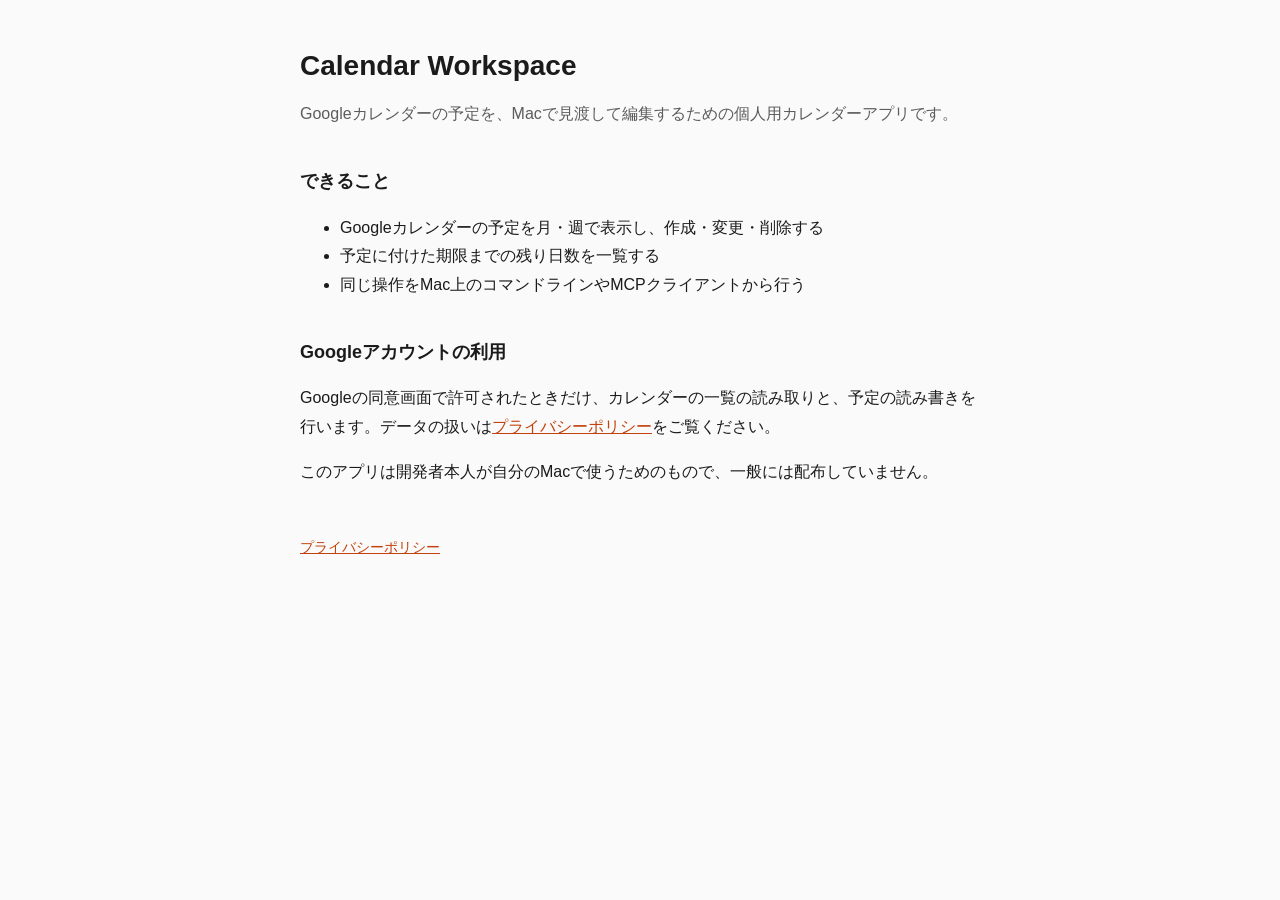
<file: index.html>
<!doctype html>
<html lang="ja">
<head>
<meta charset="utf-8">
<meta name="viewport" content="width=device-width, initial-scale=1">
<title>Calendar Workspace</title>
<link rel="stylesheet" href="style.css">
</head>
<body>
<main>
<h1>Calendar Workspace</h1>
<p class="lead">Googleカレンダーの予定を、Macで見渡して編集するための個人用カレンダーアプリです。</p>
<h2>できること</h2>
<ul>
<li>Googleカレンダーの予定を月・週で表示し、作成・変更・削除する</li>
<li>予定に付けた期限までの残り日数を一覧する</li>
<li>同じ操作をMac上のコマンドラインやMCPクライアントから行う</li>
</ul>
<h2>Googleアカウントの利用</h2>
<p>Googleの同意画面で許可されたときだけ、カレンダーの一覧の読み取りと、予定の読み書きを行います。データの扱いは<a href="privacy.html">プライバシーポリシー</a>をご覧ください。</p>
<p>このアプリは開発者本人が自分のMacで使うためのもので、一般には配布していません。</p>
<footer><a href="privacy.html">プライバシーポリシー</a></footer>
</main>
</body>
</html>
</file>
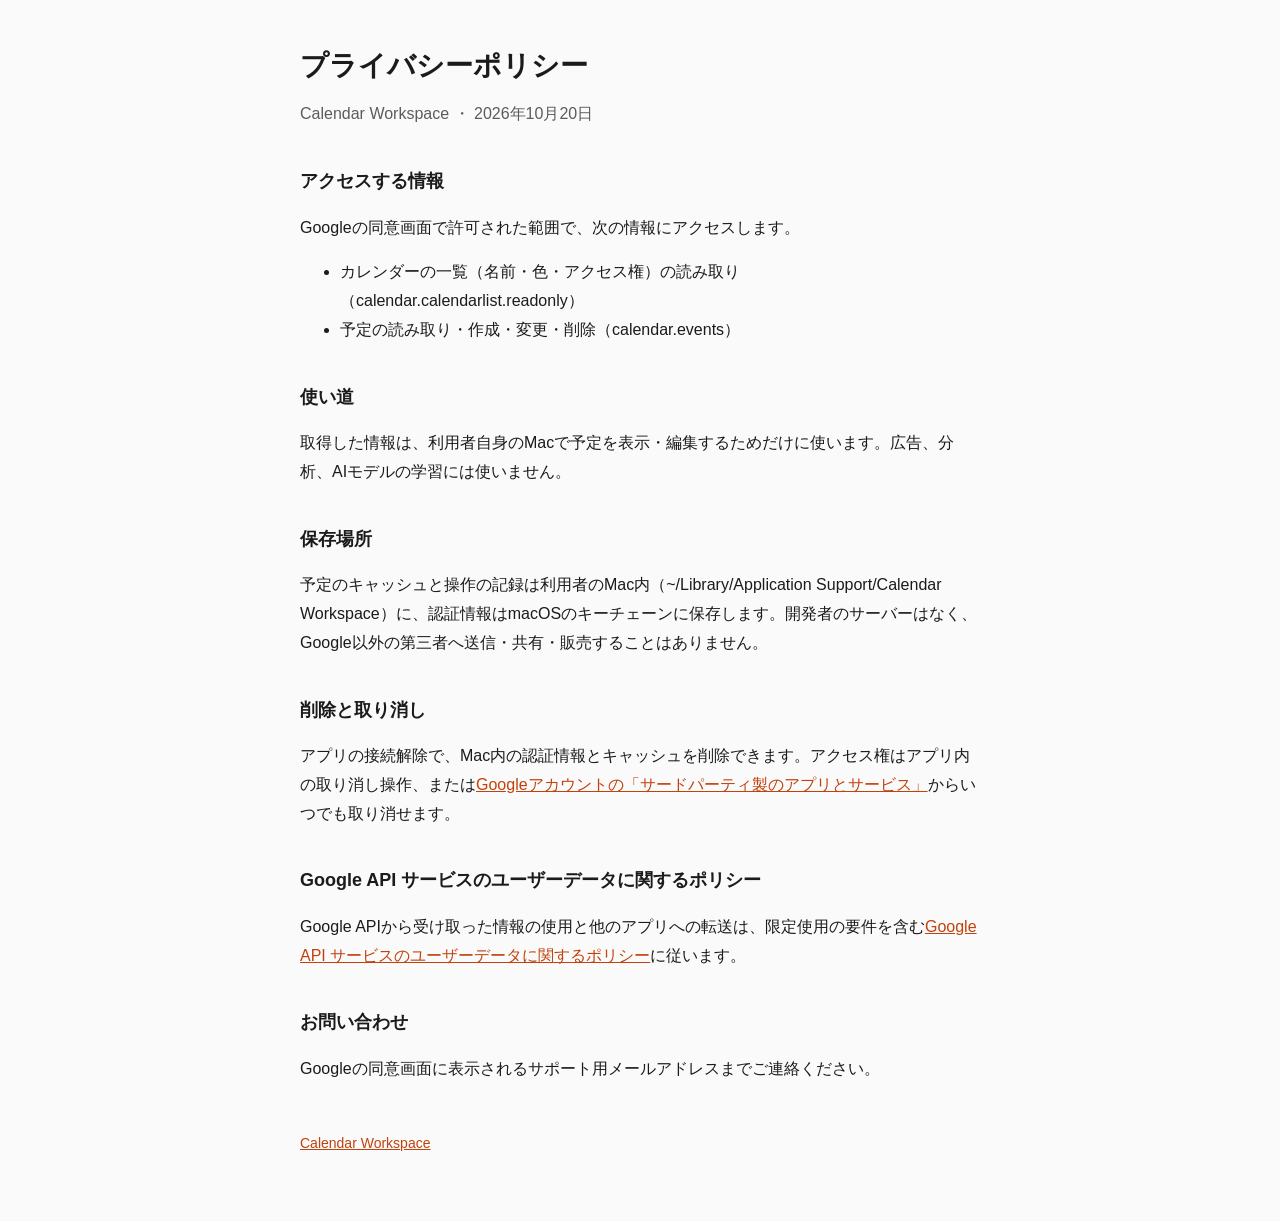
<file: privacy.html>
<!doctype html>
<html lang="ja">
<head>
<meta charset="utf-8">
<meta name="viewport" content="width=device-width, initial-scale=1">
<title>Privacy Policy</title>
<link rel="stylesheet" href="style.css">
</head>
<body>
<main>
<h1>プライバシーポリシー</h1>
<p class="date">Calendar Workspace ・ 2026年10月20日</p>
<h2>アクセスする情報</h2>
<p>Googleの同意画面で許可された範囲で、次の情報にアクセスします。</p>
<ul>
<li>カレンダーの一覧（名前・色・アクセス権）の読み取り（calendar.calendarlist.readonly）</li>
<li>予定の読み取り・作成・変更・削除（calendar.events）</li>
</ul>
<h2>使い道</h2>
<p>取得した情報は、利用者自身のMacで予定を表示・編集するためだけに使います。広告、分析、AIモデルの学習には使いません。</p>
<h2>保存場所</h2>
<p>予定のキャッシュと操作の記録は利用者のMac内（~/Library/Application Support/Calendar Workspace）に、認証情報はmacOSのキーチェーンに保存します。開発者のサーバーはなく、Google以外の第三者へ送信・共有・販売することはありません。</p>
<h2>削除と取り消し</h2>
<p>アプリの接続解除で、Mac内の認証情報とキャッシュを削除できます。アクセス権はアプリ内の取り消し操作、または<a href="https://myaccount.google.com/permissions">Googleアカウントの「サードパーティ製のアプリとサービス」</a>からいつでも取り消せます。</p>
<h2>Google API サービスのユーザーデータに関するポリシー</h2>
<p>Google APIから受け取った情報の使用と他のアプリへの転送は、限定使用の要件を含む<a href="https://developers.google.com/terms/api-services-user-data-policy">Google API サービスのユーザーデータに関するポリシー</a>に従います。</p>
<h2>お問い合わせ</h2>
<p>Googleの同意画面に表示されるサポート用メールアドレスまでご連絡ください。</p>
<footer><a href="index.html">Calendar Workspace</a></footer>
</main>
</body>
</html>
</file>
<file: style.css>
:root { color-scheme: light dark; --bg: #fafafa; --fg: #1b1b1b; --muted: #5c5c5c; --accent: #c2410c; }
@media (prefers-color-scheme: dark) { :root { --bg: #0d0d0d; --fg: #f2f2f2; --muted: #a8a8a8; --accent: #ff8a36; } }
body { margin: 0; background: var(--bg); color: var(--fg); font: 16px/1.8 -apple-system, "Hiragino Sans", sans-serif; }
main { max-width: 680px; margin: 0 auto; padding: 48px 16px 64px; }
h1 { font-size: 28px; line-height: 1.3; margin: 0 0 8px; }
h2 { font-size: 18px; margin: 36px 0 8px; }
p, li { color: var(--fg); }
.lead, footer, .date { color: var(--muted); }
a { color: var(--accent); }
footer { margin-top: 48px; font-size: 14px; }
</file>
